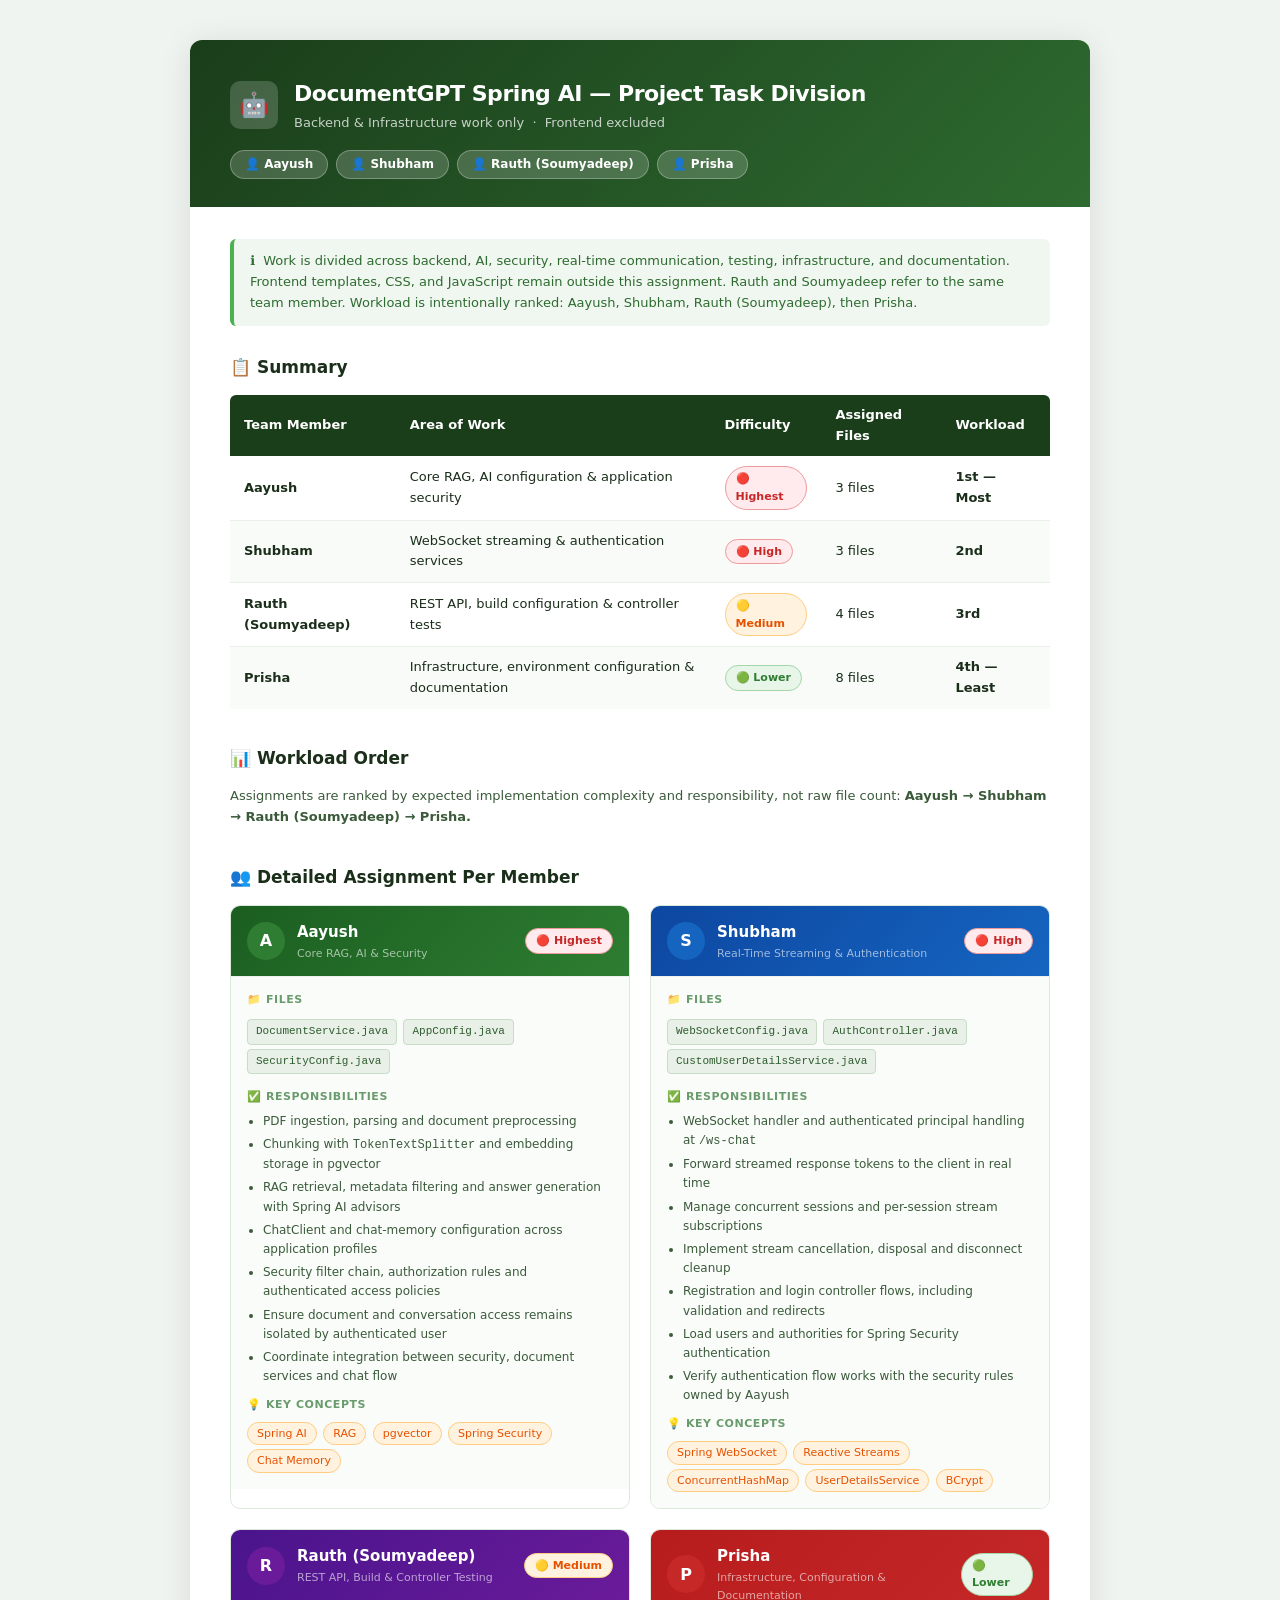
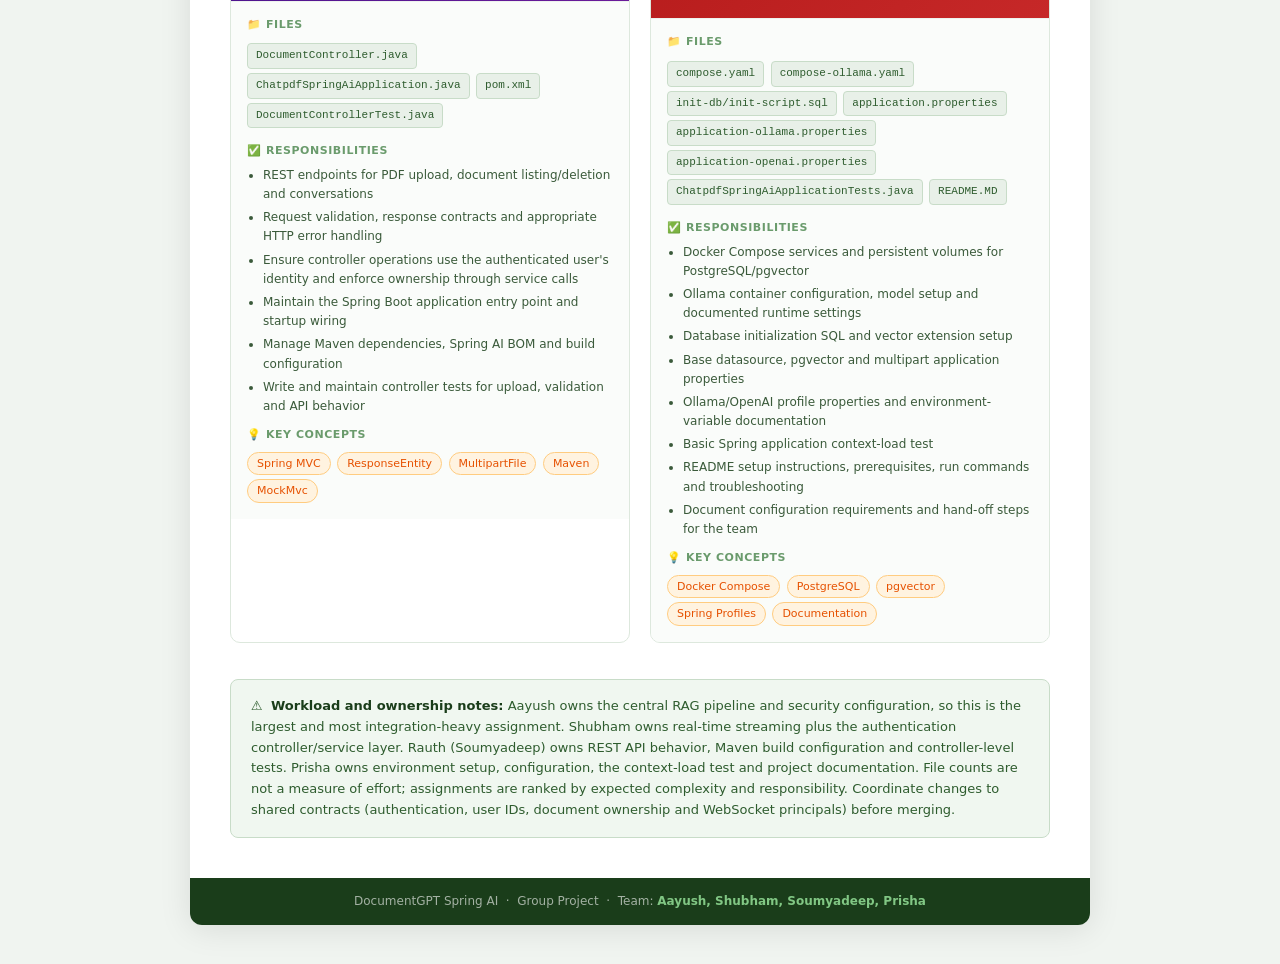
<file: Task-Division.html>
<!DOCTYPE html>
<html lang="en">
<head>
  <meta charset="UTF-8">
  <meta name="viewport" content="width=device-width, initial-scale=1.0">
  <title>DocumentGPT — Project Task Division</title>
  <style>
    /* ── Reset & Base ── */
    *, *::before, *::after { margin: 0; padding: 0; box-sizing: border-box; }

    body {
      font-family: 'Segoe UI', system-ui, -apple-system, sans-serif;
      background: #f0f4f0;
      color: #1a2e1a;
      font-size: 14px;
      line-height: 1.6;
    }

    /* ── Page Wrapper ── */
    .page {
      max-width: 900px;
      margin: 40px auto;
      background: #fff;
      border-radius: 12px;
      box-shadow: 0 4px 32px rgba(0,0,0,0.10);
      overflow: hidden;
    }

    /* ── Header ── */
    .header {
      background: linear-gradient(135deg, #1a3d1a 0%, #2e6b30 100%);
      color: #fff;
      padding: 36px 40px 28px;
    }
    .header-top {
      display: flex;
      align-items: center;
      gap: 16px;
      margin-bottom: 12px;
    }
    .logo-badge {
      width: 48px; height: 48px;
      background: rgba(255,255,255,0.18);
      border-radius: 10px;
      display: flex; align-items: center; justify-content: center;
      font-size: 24px;
    }
    .header h1 {
      font-size: 22px;
      font-weight: 700;
      letter-spacing: -0.02em;
    }
    .header .subtitle {
      font-size: 13px;
      opacity: 0.75;
      margin-top: 2px;
    }
    .team-chips {
      display: flex;
      gap: 8px;
      flex-wrap: wrap;
      margin-top: 16px;
    }
    .chip {
      background: rgba(255,255,255,0.18);
      border: 1px solid rgba(255,255,255,0.28);
      border-radius: 99px;
      padding: 4px 14px;
      font-size: 12px;
      font-weight: 600;
    }

    /* ── Body Padding ── */
    .body { padding: 32px 40px 40px; }

    /* ── Note Box ── */
    .note-box {
      background: #f0f7f0;
      border-left: 4px solid #4caf50;
      border-radius: 6px;
      padding: 12px 16px;
      font-size: 13px;
      color: #2e6b30;
      margin-bottom: 28px;
    }

    /* ── Summary Table ── */
    .summary-title {
      font-size: 17px;
      font-weight: 700;
      margin-bottom: 14px;
      color: #1a2e1a;
    }
    table.summary {
      width: 100%;
      border-collapse: collapse;
      margin-bottom: 36px;
      font-size: 13px;
    }
    table.summary th {
      background: #1a3d1a;
      color: #fff;
      padding: 10px 14px;
      text-align: left;
      font-weight: 600;
    }
    table.summary th:first-child { border-radius: 6px 0 0 0; }
    table.summary th:last-child  { border-radius: 0 6px 0 0; }
    table.summary td {
      padding: 10px 14px;
      border-bottom: 1px solid #e8f0e8;
      vertical-align: middle;
    }
    table.summary tr:last-child td { border-bottom: none; }
    table.summary tr:nth-child(even) td { background: #f8fbf8; }
    .badge {
      display: inline-block;
      padding: 3px 10px;
      border-radius: 99px;
      font-size: 11px;
      font-weight: 700;
    }
    .badge-red    { background: #ffebee; color: #c62828; border: 1px solid #ef9a9a; }
    .badge-orange { background: #fff3e0; color: #e65100; border: 1px solid #ffcc80; }
    .badge-green  { background: #e8f5e9; color: #2e7d32; border: 1px solid #a5d6a7; }

    /* ── LOC Bar Chart ── */
    .loc-section { margin-bottom: 36px; }
    .loc-row {
      display: flex;
      align-items: center;
      gap: 12px;
      margin-bottom: 10px;
    }
    .loc-name  { width: 90px; font-weight: 600; font-size: 13px; }
    .loc-bar-wrap { flex: 1; background: #e8f0e8; border-radius: 99px; height: 22px; overflow: hidden; }
    .loc-bar {
      height: 100%;
      border-radius: 99px;
      display: flex;
      align-items: center;
      padding-left: 10px;
      font-size: 11px;
      font-weight: 700;
      color: #fff;
      transition: width 0.6s ease;
    }
    .loc-num { font-size: 12px; font-weight: 600; color: #4a6b4a; width: 70px; text-align: right; }

    /* ── Member Cards ── */
    .cards-grid {
      display: grid;
      grid-template-columns: 1fr 1fr;
      gap: 20px;
      margin-bottom: 36px;
    }
    .card {
      border: 1px solid #dde8dd;
      border-radius: 10px;
      overflow: hidden;
    }
    .card-header {
      padding: 14px 16px;
      display: flex;
      align-items: center;
      gap: 12px;
    }
    .avatar {
      width: 38px; height: 38px;
      border-radius: 50%;
      font-size: 16px;
      font-weight: 700;
      display: flex; align-items: center; justify-content: center;
      flex-shrink: 0;
      color: #fff;
    }
    .card-name  { font-size: 15px; font-weight: 700; }
    .card-area  { font-size: 11px; opacity: 0.75; margin-top: 1px; }
    .card-body  { padding: 14px 16px; border-top: 1px solid #eef2ee; background: #fafcfa; }
    .card-body h4 { font-size: 11px; font-weight: 700; text-transform: uppercase; letter-spacing: 0.05em; color: #6a9b6c; margin-bottom: 8px; }
    .file-tag {
      display: inline-block;
      background: #e8f0e8;
      border: 1px solid #c8dcc8;
      border-radius: 4px;
      padding: 3px 8px;
      font-family: 'Consolas', 'Courier New', monospace;
      font-size: 11px;
      color: #2e5c2e;
      margin: 2px 2px 2px 0;
    }
    .responsibilities { margin-top: 12px; }
    .responsibilities h4 { margin-bottom: 6px; }
    .responsibilities ul { padding-left: 16px; }
    .responsibilities li { font-size: 12px; color: #3a5a3a; margin-bottom: 4px; }

    /* ── Colour scheme per member ── */
    .aayush-hdr    { background: linear-gradient(135deg,#1b5e20,#2e7d32); }
    .aayush-av     { background: #2e7d32; }
    .aayush-bar    { background: linear-gradient(90deg,#2e7d32,#66bb6a); }
    .shubham-hdr   { background: linear-gradient(135deg,#0d47a1,#1565c0); }
    .shubham-av    { background: #1565c0; }
    .shubham-bar   { background: linear-gradient(90deg,#1565c0,#42a5f5); }
    .soumya-hdr    { background: linear-gradient(135deg,#4a148c,#6a1b9a); }
    .soumya-av     { background: #6a1b9a; }
    .soumya-bar    { background: linear-gradient(90deg,#6a1b9a,#ba68c8); }
    .prisha-hdr    { background: linear-gradient(135deg,#b71c1c,#c62828); }
    .prisha-av     { background: #c62828; }
    .prisha-bar    { background: linear-gradient(90deg,#c62828,#ef9a9a); }

    /* ── Key Concepts ── */
    .concepts { margin-top: 10px; }
    .concepts h4 { margin-bottom: 6px; }
    .concept-tag {
      display: inline-block;
      background: #fff3e0;
      border: 1px solid #ffcc80;
      border-radius: 99px;
      padding: 2px 9px;
      font-size: 11px;
      color: #e65100;
      margin: 2px 2px 2px 0;
    }

    /* ── Takeaway Box ── */
    .takeaway {
      background: #f0f7f0;
      border: 1px solid #c8dcc8;
      border-radius: 8px;
      padding: 16px 20px;
      font-size: 13px;
      color: #2e5c2e;
    }
    .takeaway strong { color: #1a3d1a; }

    /* ── Footer ── */
    .footer {
      background: #1a3d1a;
      color: rgba(255,255,255,0.6);
      text-align: center;
      padding: 14px;
      font-size: 12px;
    }
    .footer span { color: #81c784; font-weight: 600; }

    /* ── Print ── */
    @media print {
      body { background: #fff; }
      .page { box-shadow: none; margin: 0; border-radius: 0; }
    }
  </style>
</head>
<body>

<div class="page">

  <!-- ── HEADER ── -->
  <div class="header">
    <div class="header-top">
      <div class="logo-badge">🤖</div>
      <div>
        <h1>DocumentGPT Spring AI — Project Task Division</h1>
        <div class="subtitle">Backend &amp; Infrastructure work only &nbsp;·&nbsp; Frontend excluded</div>
      </div>
    </div>
    <div class="team-chips">
      <span class="chip">👤 Aayush</span>
      <span class="chip">👤 Shubham</span>
      <span class="chip">👤 Rauth (Soumyadeep)</span>
      <span class="chip">👤 Prisha</span>
    </div>
  </div>

  <div class="body">

    <!-- ── NOTE ── -->
    <div class="note-box">
      ℹ️&nbsp; Work is divided across backend, AI, security, real-time communication, testing, infrastructure, and documentation.
      Frontend templates, CSS, and JavaScript remain outside this assignment. Rauth and Soumyadeep refer to the same team member.
      Workload is intentionally ranked: Aayush, Shubham, Rauth (Soumyadeep), then Prisha.
    </div>

        <!-- ── SUMMARY TABLE ── -->
    <div class="summary-title">📋 Summary</div>
    <table class="summary">
      <thead>
        <tr>
          <th>Team Member</th>
          <th>Area of Work</th>
          <th>Difficulty</th>
          <th>Assigned Files</th>
          <th>Workload</th>
        </tr>
      </thead>
      <tbody>
        <tr>
          <td><strong>Aayush</strong></td>
          <td>Core RAG, AI configuration &amp; application security</td>
          <td><span class="badge badge-red">🔴 Highest</span></td>
          <td>3 files</td>
          <td><strong>1st — Most</strong></td>
        </tr>
        <tr>
          <td><strong>Shubham</strong></td>
          <td>WebSocket streaming &amp; authentication services</td>
          <td><span class="badge badge-red">🔴 High</span></td>
          <td>3 files</td>
          <td><strong>2nd</strong></td>
        </tr>
        <tr>
          <td><strong>Rauth (Soumyadeep)</strong></td>
          <td>REST API, build configuration &amp; controller tests</td>
          <td><span class="badge badge-orange">🟡 Medium</span></td>
          <td>4 files</td>
          <td><strong>3rd</strong></td>
        </tr>
        <tr>
          <td><strong>Prisha</strong></td>
          <td>Infrastructure, environment configuration &amp; documentation</td>
          <td><span class="badge badge-green">🟢 Lower</span></td>
          <td>8 files</td>
          <td><strong>4th — Least</strong></td>
        </tr>
      </tbody>
    </table>

        <div class="loc-section">
      <div class="summary-title">📊 Workload Order</div>
      <p style="font-size:13px;color:#3a5a3a">
        Assignments are ranked by expected implementation complexity and responsibility, not raw file count:
        <strong>Aayush → Shubham → Rauth (Soumyadeep) → Prisha.</strong>
      </p>
    </div>

        <!-- ── MEMBER CARDS ── -->
    <div class="summary-title">👥 Detailed Assignment Per Member</div>
    <div class="cards-grid">

      <!-- AAYUSH -->
      <div class="card">
        <div class="card-header aayush-hdr">
          <div class="avatar aayush-av">A</div>
          <div>
            <div class="card-name" style="color:#fff">Aayush</div>
            <div class="card-area" style="color:rgba(255,255,255,0.8)">Core RAG, AI &amp; Security</div>
          </div>
          <span class="badge badge-red" style="margin-left:auto">🔴 Highest</span>
        </div>
        <div class="card-body">
          <h4>📁 Files</h4>
          <span class="file-tag">DocumentService.java</span>
          <span class="file-tag">AppConfig.java</span>
          <span class="file-tag">SecurityConfig.java</span>
          <div class="responsibilities">
            <h4>✅ Responsibilities</h4>
            <ul>
              <li>PDF ingestion, parsing and document preprocessing</li>
              <li>Chunking with <code>TokenTextSplitter</code> and embedding storage in pgvector</li>
              <li>RAG retrieval, metadata filtering and answer generation with Spring AI advisors</li>
              <li>ChatClient and chat-memory configuration across application profiles</li>
              <li>Security filter chain, authorization rules and authenticated access policies</li>
              <li>Ensure document and conversation access remains isolated by authenticated user</li>
              <li>Coordinate integration between security, document services and chat flow</li>
            </ul>
          </div>
          <div class="concepts">
            <h4>💡 Key Concepts</h4>
            <span class="concept-tag">Spring AI</span>
            <span class="concept-tag">RAG</span>
            <span class="concept-tag">pgvector</span>
            <span class="concept-tag">Spring Security</span>
            <span class="concept-tag">Chat Memory</span>
          </div>
        </div>
      </div>

      <!-- SHUBHAM -->
      <div class="card">
        <div class="card-header shubham-hdr">
          <div class="avatar shubham-av">S</div>
          <div>
            <div class="card-name" style="color:#fff">Shubham</div>
            <div class="card-area" style="color:rgba(255,255,255,0.8)">Real-Time Streaming &amp; Authentication</div>
          </div>
          <span class="badge badge-red" style="margin-left:auto">🔴 High</span>
        </div>
        <div class="card-body">
          <h4>📁 Files</h4>
          <span class="file-tag">WebSocketConfig.java</span>
          <span class="file-tag">AuthController.java</span>
          <span class="file-tag">CustomUserDetailsService.java</span>
          <div class="responsibilities">
            <h4>✅ Responsibilities</h4>
            <ul>
              <li>WebSocket handler and authenticated principal handling at <code>/ws-chat</code></li>
              <li>Forward streamed response tokens to the client in real time</li>
              <li>Manage concurrent sessions and per-session stream subscriptions</li>
              <li>Implement stream cancellation, disposal and disconnect cleanup</li>
              <li>Registration and login controller flows, including validation and redirects</li>
              <li>Load users and authorities for Spring Security authentication</li>
              <li>Verify authentication flow works with the security rules owned by Aayush</li>
            </ul>
          </div>
          <div class="concepts">
            <h4>💡 Key Concepts</h4>
            <span class="concept-tag">Spring WebSocket</span>
            <span class="concept-tag">Reactive Streams</span>
            <span class="concept-tag">ConcurrentHashMap</span>
            <span class="concept-tag">UserDetailsService</span>
            <span class="concept-tag">BCrypt</span>
          </div>
        </div>
      </div>

      <!-- RAUTH / SOUMYADEEP -->
      <div class="card">
        <div class="card-header soumya-hdr">
          <div class="avatar soumya-av">R</div>
          <div>
            <div class="card-name" style="color:#fff">Rauth (Soumyadeep)</div>
            <div class="card-area" style="color:rgba(255,255,255,0.8)">REST API, Build &amp; Controller Testing</div>
          </div>
          <span class="badge badge-orange" style="margin-left:auto">🟡 Medium</span>
        </div>
        <div class="card-body">
          <h4>📁 Files</h4>
          <span class="file-tag">DocumentController.java</span>
          <span class="file-tag">ChatpdfSpringAiApplication.java</span>
          <span class="file-tag">pom.xml</span>
          <span class="file-tag">DocumentControllerTest.java</span>
          <div class="responsibilities">
            <h4>✅ Responsibilities</h4>
            <ul>
              <li>REST endpoints for PDF upload, document listing/deletion and conversations</li>
              <li>Request validation, response contracts and appropriate HTTP error handling</li>
              <li>Ensure controller operations use the authenticated user's identity and enforce ownership through service calls</li>
              <li>Maintain the Spring Boot application entry point and startup wiring</li>
              <li>Manage Maven dependencies, Spring AI BOM and build configuration</li>
              <li>Write and maintain controller tests for upload, validation and API behavior</li>
            </ul>
          </div>
          <div class="concepts">
            <h4>💡 Key Concepts</h4>
            <span class="concept-tag">Spring MVC</span>
            <span class="concept-tag">ResponseEntity</span>
            <span class="concept-tag">MultipartFile</span>
            <span class="concept-tag">Maven</span>
            <span class="concept-tag">MockMvc</span>
          </div>
        </div>
      </div>

      <!-- PRISHA -->
      <div class="card">
        <div class="card-header prisha-hdr">
          <div class="avatar prisha-av">P</div>
          <div>
            <div class="card-name" style="color:#fff">Prisha</div>
            <div class="card-area" style="color:rgba(255,255,255,0.8)">Infrastructure, Configuration &amp; Documentation</div>
          </div>
          <span class="badge badge-green" style="margin-left:auto">🟢 Lower</span>
        </div>
        <div class="card-body">
          <h4>📁 Files</h4>
          <span class="file-tag">compose.yaml</span>
          <span class="file-tag">compose-ollama.yaml</span>
          <span class="file-tag">init-db/init-script.sql</span>
          <span class="file-tag">application.properties</span>
          <span class="file-tag">application-ollama.properties</span>
          <span class="file-tag">application-openai.properties</span>
          <span class="file-tag">ChatpdfSpringAiApplicationTests.java</span>
          <span class="file-tag">README.MD</span>
          <div class="responsibilities">
            <h4>✅ Responsibilities</h4>
            <ul>
              <li>Docker Compose services and persistent volumes for PostgreSQL/pgvector</li>
              <li>Ollama container configuration, model setup and documented runtime settings</li>
              <li>Database initialization SQL and vector extension setup</li>
              <li>Base datasource, pgvector and multipart application properties</li>
              <li>Ollama/OpenAI profile properties and environment-variable documentation</li>
              <li>Basic Spring application context-load test</li>
              <li>README setup instructions, prerequisites, run commands and troubleshooting</li>
              <li>Document configuration requirements and hand-off steps for the team</li>
            </ul>
          </div>
          <div class="concepts">
            <h4>💡 Key Concepts</h4>
            <span class="concept-tag">Docker Compose</span>
            <span class="concept-tag">PostgreSQL</span>
            <span class="concept-tag">pgvector</span>
            <span class="concept-tag">Spring Profiles</span>
            <span class="concept-tag">Documentation</span>
          </div>
        </div>
      </div>

        </div><!-- /cards-grid -->

    <!-- ── TAKEAWAY ── -->
    <div class="takeaway">
      ⚠️&nbsp; <strong>Workload and ownership notes:</strong>
      Aayush owns the central RAG pipeline and security configuration, so this is the largest and most integration-heavy assignment.
      Shubham owns real-time streaming plus the authentication controller/service layer.
      Rauth (Soumyadeep) owns REST API behavior, Maven build configuration and controller-level tests.
      Prisha owns environment setup, configuration, the context-load test and project documentation.
      File counts are not a measure of effort; assignments are ranked by expected complexity and responsibility.
      Coordinate changes to shared contracts (authentication, user IDs, document ownership and WebSocket principals) before merging.
    </div>

  </div><!-- /body -->

  <!-- ── FOOTER ── -->
  <div class="footer">
    DocumentGPT Spring AI &nbsp;·&nbsp; Group Project &nbsp;·&nbsp;
    Team: <span>Aayush, Shubham, Soumyadeep, Prisha</span>
  </div>

</div><!-- /page -->

</body>
</html>
</file>
